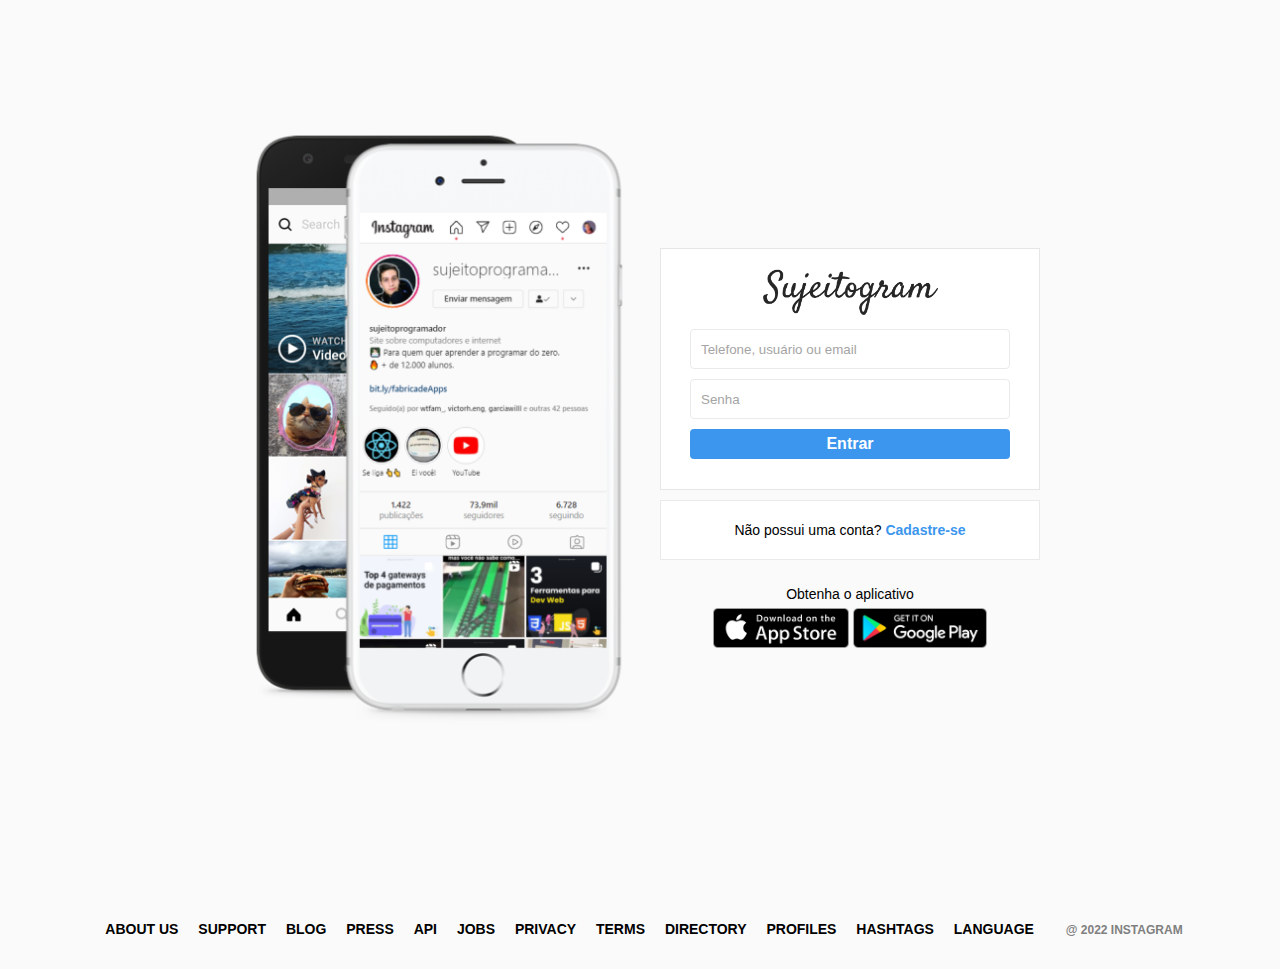
<file: index.html>
<!DOCTYPE html>
<html lang="en">
<head>
    <meta charset="UTF-8">
    <meta name="viewport" content="width=device-width, initial-scale=1.0">
    <link rel="stylesheet" href="style.css">
    <title>Sujeitogram - Sua rede social</title>
</head>
<body>
    
    <!--Area global-->
    <div id="wrapper">

        <!--Area container-->
        <div id="container">

            <!--Area esquerda-->
            <div class="column left">

                <div class="main">

                </div>

            </div>
            <!--Fim esquerda-->

            <!--Area direita-->
            <div class="column right">

                <div class="login-panel">
                    <div class="logo">
                        <img class="logo-img" src="./assets/logo.png" alt="logo">
                    </div>

                    <form>
                        <input placeholder="Telefone, usuário ou email" type="text" name="username"/>
                        <input placeholder="Senha" type="password" name="password"/>

                        <input type="submit" value="Entrar" />

                    </form>

                </div>

                <div class="infobox">

                    <p>Não possui uma conta? <a href="signup.html">Cadastre-se</a></p>

                </div>


                <div class="apk">

                    Obtenha o aplicativo

                    <div class="apps">
                        <a href="#">
                            <img src="/assets/appstore.png" alt="ios">
                        </a>
    
                        <a href="#">
                            <img src="assets/googleplay.png" alt="android">
                        </a>
                    </div>

                </div>


            </div>
            <!--Fim direita-->

        </div>
        <!--Fim container-->

        <footer>
            <div class="rodape">
                <a href="">About us</a>
                <a href="">Support</a>
                <a href="">Blog</a>
                <a href="">Press</a>
                <a href="">API</a>
                <a href="">Jobs</a>
                <a href="">Privacy</a>
                <a href="">Terms</a>
                <a href="">Directory</a>
                <a href="">Profiles</a>
                <a href="">Hashtags</a>
                <a href="">Language</a>
                <div class="text-small">@ 2022 Instagram</div>
            </div>
        </footer>




    </div>
    <!--Fim global-->

</body>
</html>
</file>
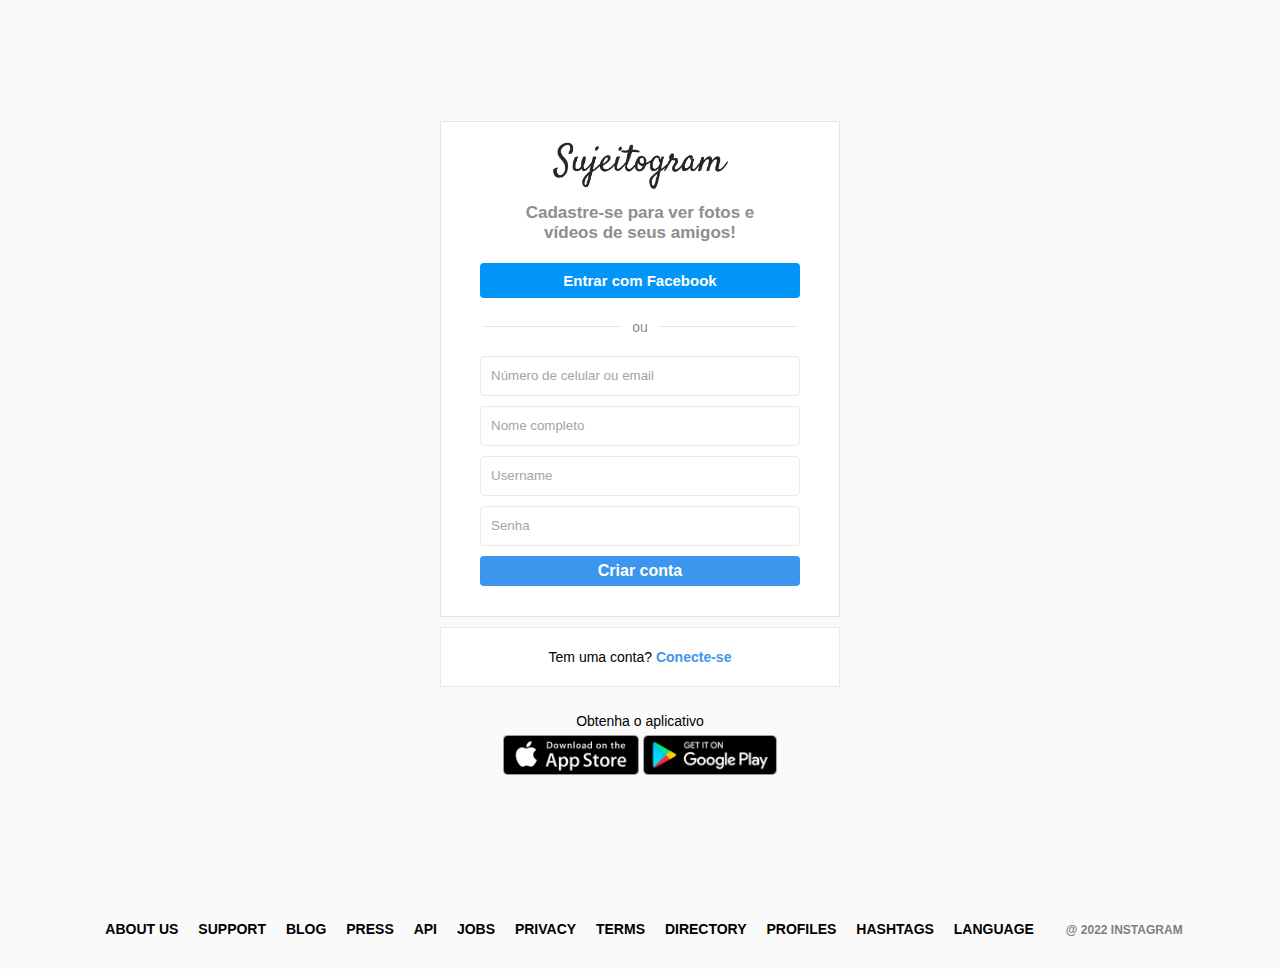
<file: signup.html>
<!DOCTYPE html>
<html lang="en">
<head>
    <meta charset="UTF-8">
    <meta name="viewport" content="width=device-width, initial-scale=1.0">
    <link rel="stylesheet" href="style.css">
    <title>Cadastre-se</title>
</head>
<body>
    
    <!--Area global-->
    <div id="wrapper">

        <!--Area container-->
        <div id="container-signup">

            <!--Area direita-->
            <div class="column">

                <div class="login-panel">
                    <div class="logo">
                        <img class="logo-img" src="./assets/logo.png" alt="logo">
                    </div>

                    <div class="message">
                        <span>Cadastre-se para ver fotos e vídeos de seus amigos!</span>
                    </div>

                    <button class="cta-button">Entrar com Facebook</button>

                    <div class="divisor">
                        <div class="line"></div>
                        <div class="divisor-tag">ou</div>
                        <div class="line"></div>
                    </div>

                    <form>
                        <input placeholder="Número de celular ou email" type="text" name="email"/>
                        <input placeholder="Nome completo" type="text" name="name"/>
                        <input placeholder="Username" type="text" name="user"/>
                        <input placeholder="Senha" type="password" name="password"/>

                        <input type="submit" value="Criar conta" />

                    </form>

                </div>

                <div class="infobox">

                    <p>Tem uma conta? <a href="index.html">Conecte-se</a></p>

                </div>


                <div class="apk">

                    Obtenha o aplicativo

                    <div class="apps">
                        <a href="#">
                            <img src="/assets/appstore.png" alt="ios">
                        </a>
    
                        <a href="#">
                            <img src="assets/googleplay.png" alt="android">
                        </a>
                    </div>

                </div>


            </div>
            <!--Fim direita-->

        </div>
        <!--Fim container-->

        <footer>
            <div class="rodape">
                <a href="">About us</a>
                <a href="">Support</a>
                <a href="">Blog</a>
                <a href="">Press</a>
                <a href="">API</a>
                <a href="">Jobs</a>
                <a href="">Privacy</a>
                <a href="">Terms</a>
                <a href="">Directory</a>
                <a href="">Profiles</a>
                <a href="">Hashtags</a>
                <a href="">Language</a>
                <div class="text-small">@ 2022 Instagram</div>
            </div>
        </footer>




    </div>
    <!--Fim global-->

</body>
</html>
</file>
<file: style.css>
*{
    margin: 0;
    padding: 0;
    box-sizing: border-box;
    outline: 0;
}

a{
    text-decoration: none;
    color: #3c96ed;
}

body{
    background-color: #fafafa;
    width: 100%;
    height: 100%;
    font-family: Arial, Helvetica, sans-serif;
    font-size: 14px;
    line-height: 18px;
}

#wrapper{
    height: 100vh;
}

#container{
    margin: 0 auto;
    min-height: 100%;
    width: 800px;
    display: flex;
    align-items: center;
}

.column{
    flex-grow: 1;
    width: 50%;
}

.left{
    background-image: url("./assets/main-foto.png");
    background-size: 450px;
    background-repeat: no-repeat;
    background-position: center;
    height: 600px;
    margin-bottom: 50px;
}

.right{
    padding-left: 20px;
}

.login-panel{
    background-color: #FFF;
    border: 1px solid #e6e6e6;
    text-align: center;
    padding: 20px 0;
}

.logo-img{
    width: 175px;
}

form{
    display: flex;
    flex-direction: column;
    align-items: center;
    justify-content: center;
}

input[type="password"], input[type="text"] {
    background-color: #FFFFFF;
    border: 1px solid rgb(234, 234, 234);
    height: 40px;
    border-radius: 4px;
    margin-top: 10px;
    padding: 10px;
    width: 320px;
    color: #000000;
}

input[type="password"]::placeholder, input[type="text"]::placeholder{
    color: rgb(165, 164, 164);
}

input[type="password"]:focus, input[type="text"]:focus{
    outline: 0;
    border: 1px solid #a1a1a1;
}

input[type="submit"]{
    width: 320px;
    margin-top: 10px;
    height: 30px;
    border: 0;
    background-color: #3c96ed;
    border-radius: 4px;
    color: #FFFFFF;
    font-size: 16px;
    font-weight: bold;
    cursor: pointer;
    margin-bottom: 10px;
}

.infobox{
    background-color: #FFF;
    border: 1px solid rgb(234, 234, 234);
    margin: 10px auto 0;
    height: 60px;
    display: flex;
    align-items: center;
    justify-content: center;
}

.infobox p{
    user-select: none;
}

.infobox p a{
    font-weight: bold;
    user-select: none;   
}

.apk{
    margin-top: 25px;
    text-align: center;
}

.apps{
    display: flex;
    justify-content: center;
    margin-top: 5px;
}

.apps img{
    height: 40px;
    padding: 0 2px;
}

footer{
    text-align: center;
    margin-top: 20px;
    padding-bottom: 30px;
}

footer a{
    color: #000000;
    text-transform: uppercase;
    font-weight: bold;
    margin: 0 8px;
}

.text-small{
    font-size: 12px;
    font-weight: bold;
    color: gray;
    text-transform: uppercase;
    display: inline-block;
    padding-left: 20px;
}

#container-signup{
    margin: 0 auto;
    min-height: 100%;
    max-width: 400px;
    display: flex;
    align-items: center;
}

.message{
    margin: 10px 70px;
}

.message span{
    font-weight: bold;
    color: #8e8e8e;
    font-size: 17px;
    text-align: center;
    line-height: 20px;
}

.cta-button{
    width: 320px;
    margin: 10px 0;
    height: 35px;
    background-color: #0095f6;
    color: #FFFFFF;
    border: 0;
    border-radius: 4px;
    font-weight: bold;
    font-size: 15px;
    cursor: pointer;
}

.divisor{
    display: flex;
    justify-content: center;
    align-items: center;
    margin: 10px 0;
}

.line{
    height: 1px;
    background-color: #e6e6e6;
    width: 35%;
}

.divisor-tag{
    margin: 0 2.5%;
    color: #8e8e8e;
    user-select: none;
}

@media (max-width: 790px){
    .left{
        display: none;
    }

    #container{
        width: 80%;
    }

    .right{
        padding-left: 0;
    }

    footer{
        margin-top: 20px;
        width: auto;
        padding-bottom: 20px;
    }

    footer a{
        margin: 2px 3px;
    }
}

@media (max-width: 560px) {
    #container{
        width: 90%;
    }

    #container-signup{
        width: 90%;
    }

    input[type="password"], input[type="text"], input[type="submit"] {
        width: 80%;
    }

    .cta-button{
        width: 85%;
    }

    .message span{
        font-size: 16px;
        line-height: 3px;
    }

    footer{
        margin-top: -70px;
        width: 100%;

    }

    footer a{
        margin: 2px 3px;
    }
}
</file>
